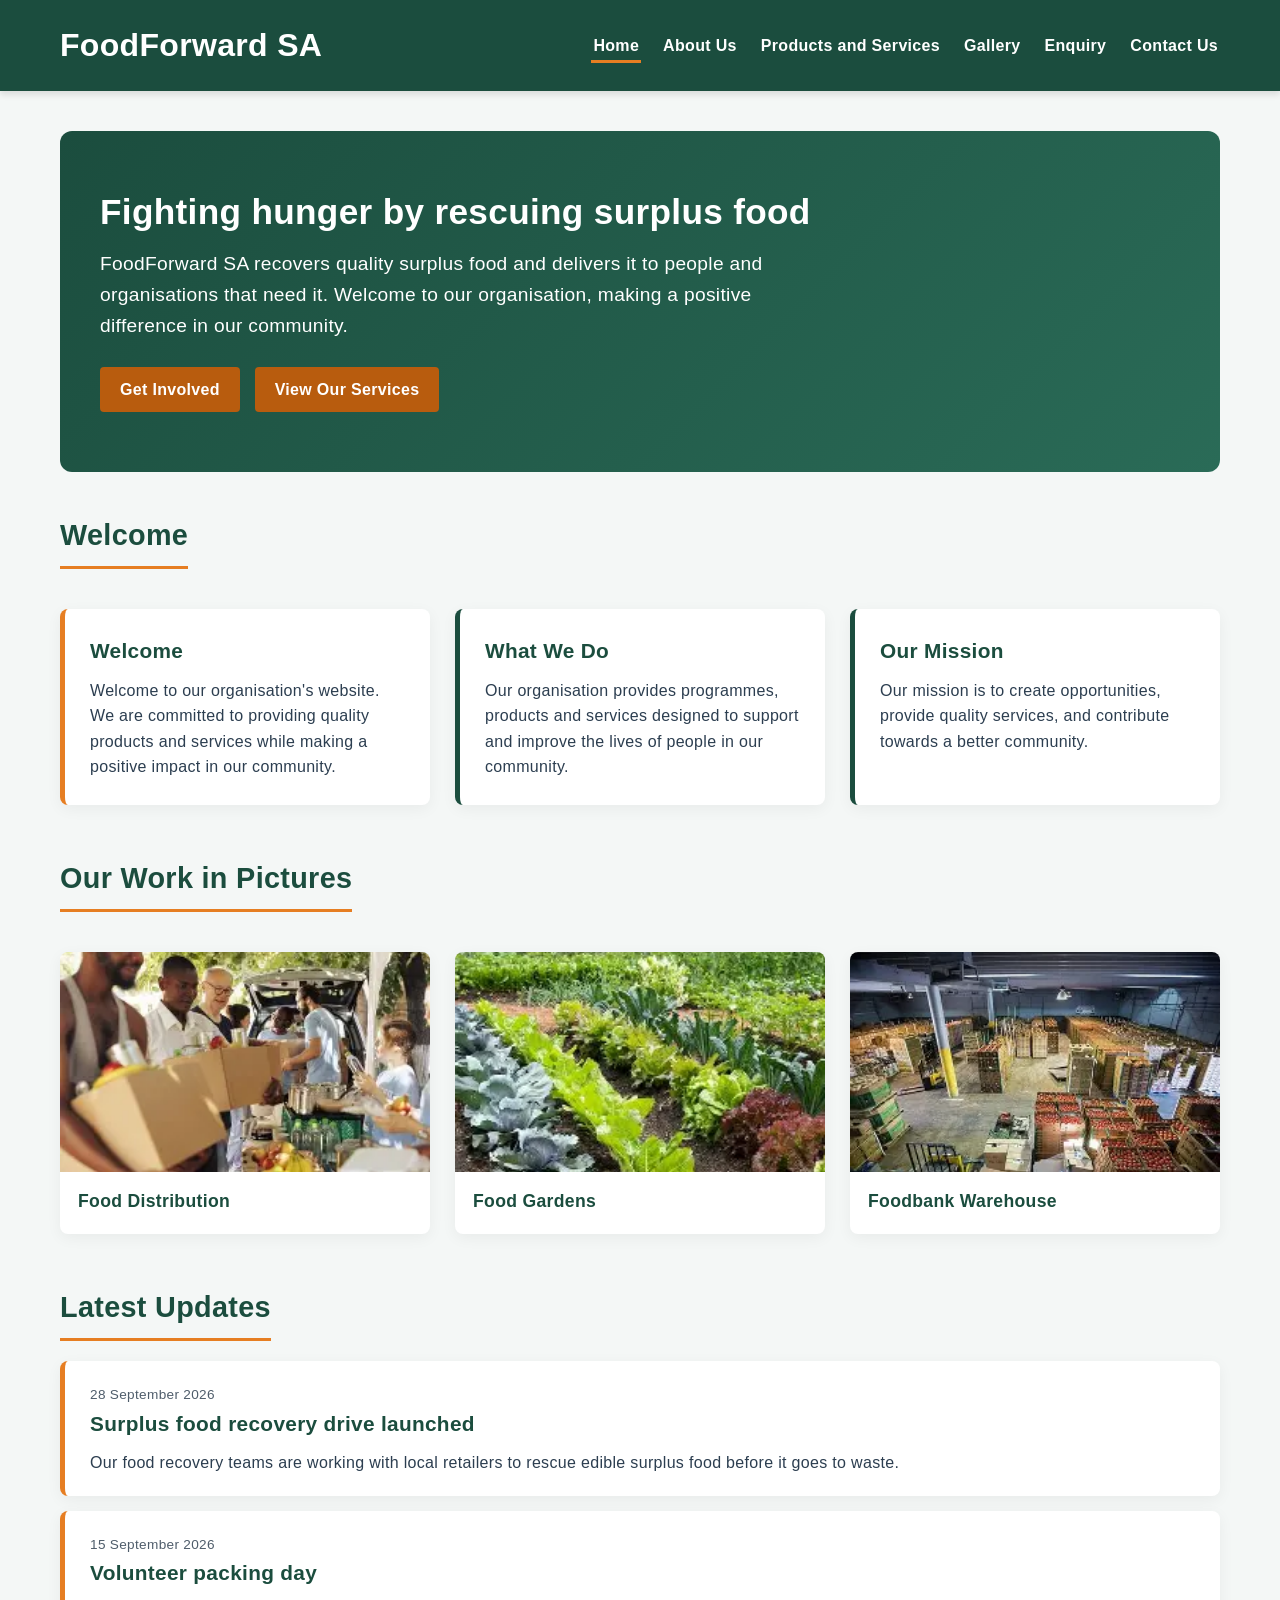
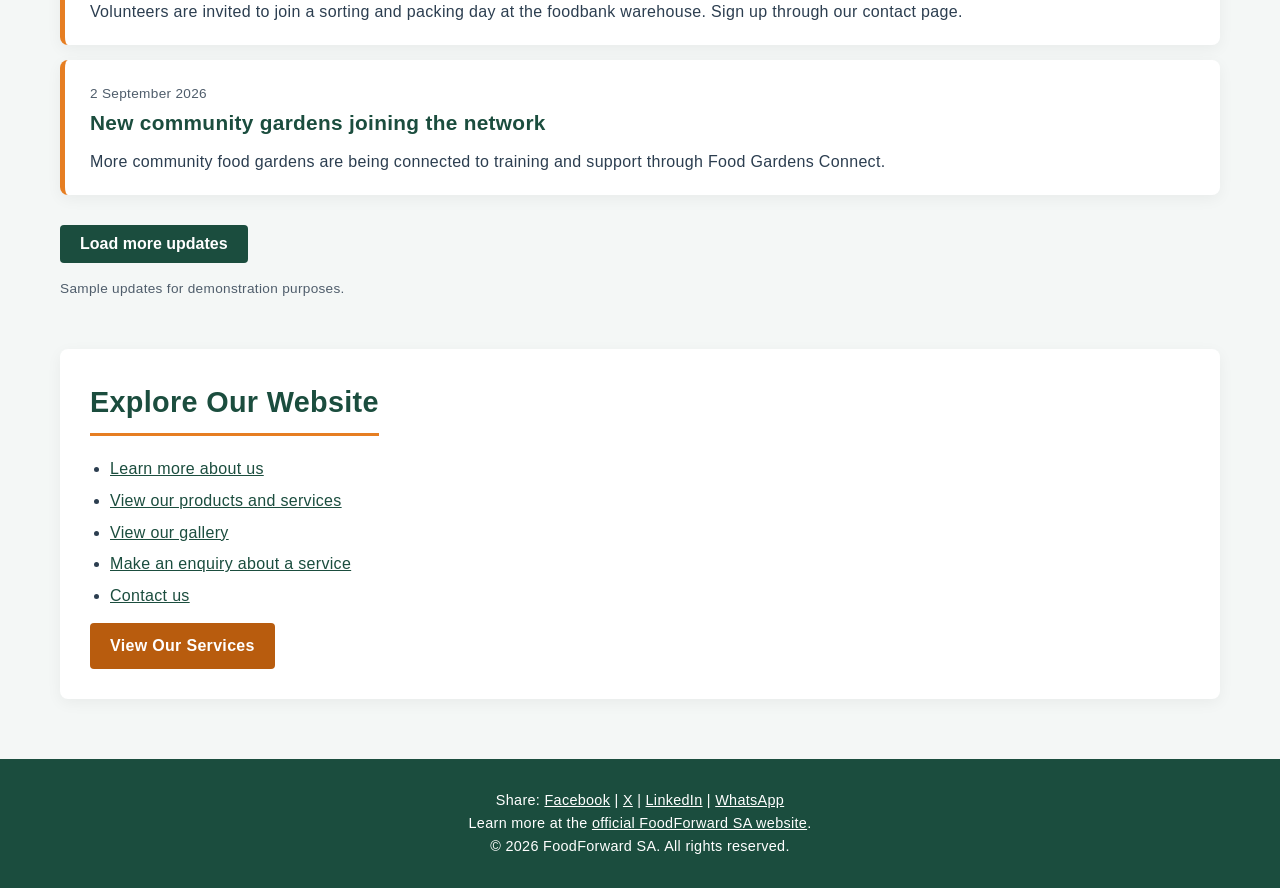
<file: WEBD PART 3/ST10542130/index.html>
<!DOCTYPE html>
<html lang="en-ZA">
<head>
    <meta charset="UTF-8">
    <meta name="viewport" content="width=device-width, initial-scale=1.0">
    <meta http-equiv="Content-Security-Policy" content="default-src 'self'; script-src 'self' https://unpkg.com; style-src 'self' 'unsafe-inline' https://unpkg.com; img-src 'self' data: https://tile.openstreetmap.org https://unpkg.com; connect-src 'self' https://formspree.io; form-action 'self' https://formspree.io; base-uri 'self'; object-src 'none'">
    <meta name="referrer" content="strict-origin-when-cross-origin">
    <title>FoodForward SA | Surplus Food Recovery and Foodbank in South Africa</title>
    <meta name="description" content="FoodForward SA recovers quality surplus food and helps reduce hunger in South Africa. Donate food or funds, volunteer or become a corporate partner.">
    <meta name="keywords" content="foodbank South Africa, surplus food recovery, reduce hunger, food donation, volunteer, FoodForward SA">
    <meta name="author" content="FoodForward SA">
    <meta name="theme-color" content="#1b4d3e">
    <link rel="canonical" href="https://yourusername.github.io/foodforward-sa/index.html">
    <link rel="icon" href="favicon.svg" type="image/svg+xml">
    <meta property="og:type" content="website">
    <meta property="og:site_name" content="FoodForward SA">
    <meta property="og:title" content="FoodForward SA | Surplus Food Recovery and Foodbank in South Africa">
    <meta property="og:description" content="FoodForward SA recovers quality surplus food and helps reduce hunger in South Africa. Donate food or funds, volunteer or become a corporate partner.">
    <meta property="og:url" content="https://yourusername.github.io/foodforward-sa/index.html">
    <meta property="og:image" content="https://yourusername.github.io/foodforward-sa/gallery/food-distribution.webp">
    <meta name="twitter:card" content="summary_large_image">
    <meta name="twitter:title" content="FoodForward SA | Surplus Food Recovery and Foodbank in South Africa">
    <meta name="twitter:description" content="FoodForward SA recovers quality surplus food and helps reduce hunger in South Africa. Donate food or funds, volunteer or become a corporate partner.">
    <link rel="stylesheet" href="style.css">
    
    <script type="application/ld+json">{"@context": "https://schema.org", "@type": "NonprofitOrganization", "name": "FoodForward SA", "url": "https://yourusername.github.io/foodforward-sa/", "description": "Foodbank organisation recovering surplus food and helping reduce hunger in South Africa.", "areaServed": {"@type": "Country", "name": "South Africa"}, "logo": "https://yourusername.github.io/foodforward-sa/favicon.svg"}</script>
</head>
<body>
    <a class="skip-link" href="#main">Skip to main content</a>
    <header>
        <div class="header-container">
            <p class="site-title"><a href="index.html">FoodForward SA</a></p>
            <button class="nav-toggle" type="button" aria-expanded="false" aria-controls="nav-list">Menu</button>
            <nav aria-label="Main navigation">
                <ul id="nav-list"><li><a href="index.html">Home</a></li><li><a href="about.html">About Us</a></li><li><a href="services.html">Products and Services</a></li><li><a href="gallery.html">Gallery</a></li><li><a href="enquiry.html">Enquiry</a></li><li><a href="contact.html">Contact Us</a></li></ul>
            </nav>
        </div>
    </header>

    <main id="main">

        <section class="hero" aria-labelledby="home-title">
            <h1 id="home-title" class="hero-title">Fighting hunger by rescuing surplus food</h1>
            <p>FoodForward SA recovers quality surplus food and delivers it to people and organisations that need it. Welcome to our organisation, making a positive difference in our community.</p>
            <a href="contact.html" class="btn">Get Involved</a>
            <a href="services.html" class="btn btn-outline">View Our Services</a>
        </section>

        <section aria-labelledby="about-heading" class="reveal">
            <h2 id="about-heading">Welcome</h2>
            <div class="card-grid">
                <div class="card highlight-card">
                    <h3>Welcome</h3>
                    <p>Welcome to our organisation's website. We are committed to providing quality products and services while making a positive impact in our community.</p>
                </div>
                <div class="card">
                    <h3>What We Do</h3>
                    <p>Our organisation provides programmes, products and services designed to support and improve the lives of people in our community.</p>
                </div>
                <div class="card">
                    <h3>Our Mission</h3>
                    <p>Our mission is to create opportunities, provide quality services, and contribute towards a better community.</p>
                </div>
            </div>
        </section>

        <section class="section reveal" aria-labelledby="work-heading">
            <h2 id="work-heading">Our Work in Pictures</h2>
            <div class="card-grid">
                <a href="gallery.html" class="gallery-item" style="text-decoration:none;color:inherit;">
                    <img src="gallery/food-distribution.webp" alt="Volunteers handing boxes of fresh food to people at a community food distribution" width="261" height="180" loading="lazy">
                    <figcaption style="padding:15px 18px;"><h3>Food Distribution</h3></figcaption>
                </a>
                <a href="gallery.html" class="gallery-item" style="text-decoration:none;color:inherit;">
                    <img src="gallery/food-gardens.webp" alt="Rows of healthy vegetables growing in a community food garden" width="235" height="180" loading="lazy">
                    <figcaption style="padding:15px 18px;"><h3>Food Gardens</h3></figcaption>
                </a>
                <a href="gallery.html" class="gallery-item" style="text-decoration:none;color:inherit;">
                    <img src="gallery/foodbank-warehouse.webp" alt="Foodbank warehouse stacked with crates of fresh tomatoes and produce" width="277" height="185" loading="lazy">
                    <figcaption style="padding:15px 18px;"><h3>Foodbank Warehouse</h3></figcaption>
                </a>
            </div>
        </section>

        <section class="section" aria-labelledby="updates-heading">
            <h2 id="updates-heading">Latest Updates</h2>
            <div id="updates-list" aria-live="polite"></div>
            <noscript><p>Enable JavaScript to see our latest updates, or <a href="contact.html">contact us</a> for news.</p></noscript>
            <button id="load-more" class="btn btn-secondary" type="button">Load more updates</button>
            <p class="legal-note">Sample updates for demonstration purposes.</p>
        </section>

        <section class="section panel reveal" aria-labelledby="explore-heading">
            <h2 id="explore-heading">Explore Our Website</h2>
            <ul class="bullet-list">
                <li><a href="about.html">Learn more about us</a></li>
                <li><a href="services.html">View our products and services</a></li>
                <li><a href="gallery.html">View our gallery</a></li>
                <li><a href="enquiry.html">Make an enquiry about a service</a></li>
                <li><a href="contact.html">Contact us</a></li>
            </ul>
            <a href="services.html" class="btn">View Our Services</a>
        </section>
    </main>

    <footer>
        <p>Share: 
            <a href="https://www.facebook.com/sharer/sharer.php?u=https%3A%2F%2Fyourusername.github.io%2Ffoodforward-sa%2Findex.html" target="_blank" rel="noopener noreferrer">Facebook</a> |
            <a href="https://twitter.com/intent/tweet?url=https%3A%2F%2Fyourusername.github.io%2Ffoodforward-sa%2Findex.html&amp;text=Help%20fight%20hunger%20with%20FoodForward%20SA" target="_blank" rel="noopener noreferrer">X</a> |
            <a href="https://www.linkedin.com/sharing/share-offsite/?url=https%3A%2F%2Fyourusername.github.io%2Ffoodforward-sa%2Findex.html" target="_blank" rel="noopener noreferrer">LinkedIn</a> |
            <a href="https://wa.me/?text=https%3A%2F%2Fyourusername.github.io%2Ffoodforward-sa%2Findex.html" target="_blank" rel="noopener noreferrer">WhatsApp</a>
        </p>
        <p>Learn more at the <a href="https://foodforwardsa.org" target="_blank" rel="noopener noreferrer">official FoodForward SA website</a>.</p>
        <p>&copy; 2026 FoodForward SA. All rights reserved.</p>
    </footer>

    <script src="js/main.js" defer></script>
    <script src="js/data.js" defer></script>
    <script src="js/updates.js" defer></script>
</body>
</html>
</file>
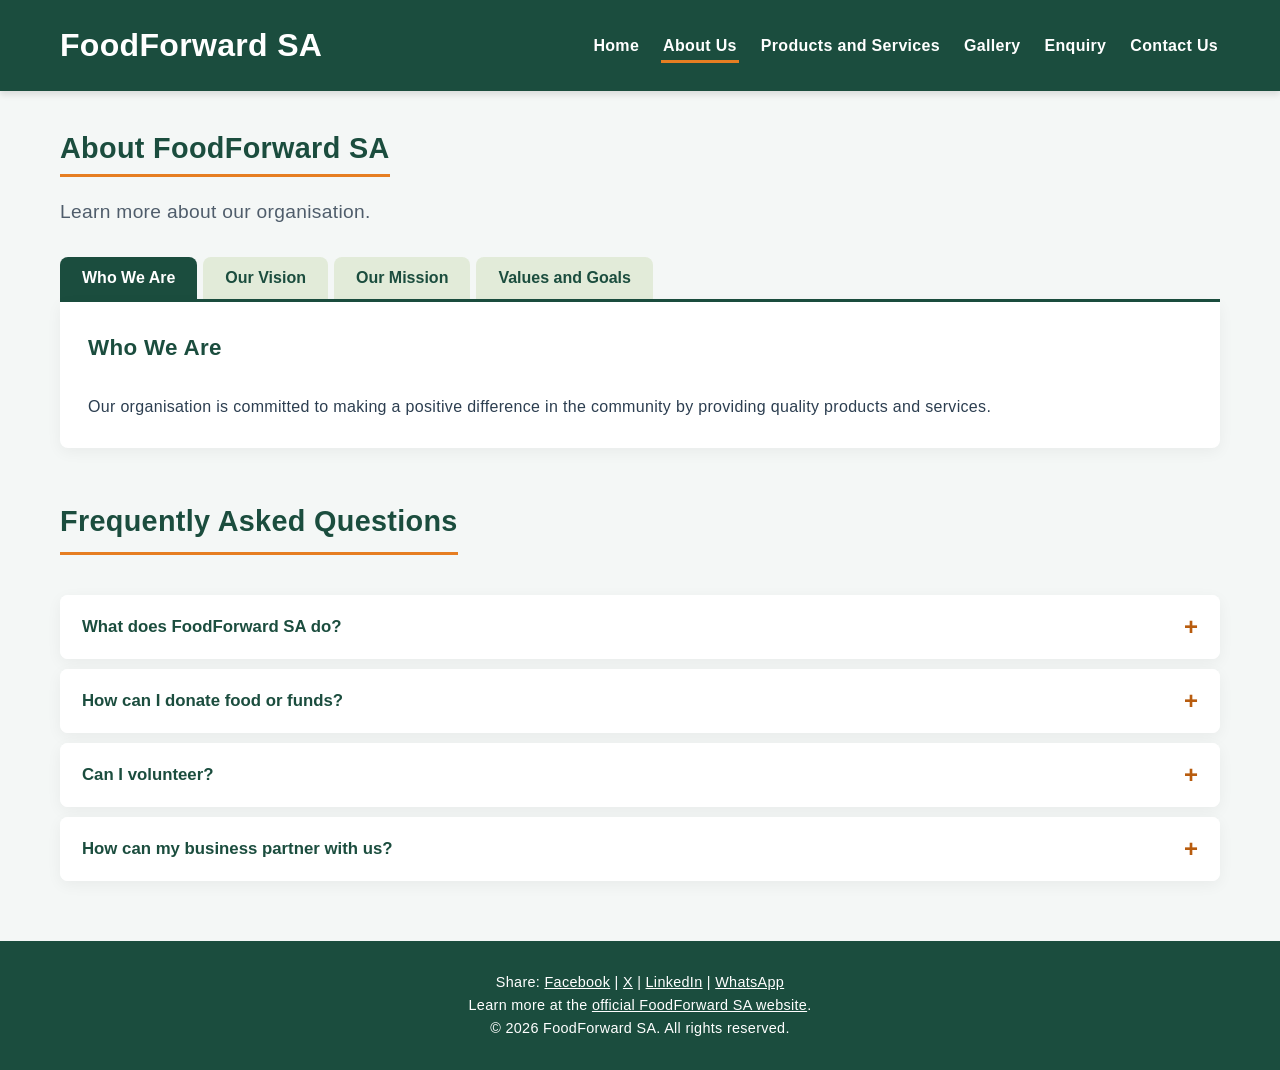
<file: WEBD PART 3/ST10542130/about.html>
<!DOCTYPE html>
<html lang="en-ZA">
<head>
    <meta charset="UTF-8">
    <meta name="viewport" content="width=device-width, initial-scale=1.0">
    <meta http-equiv="Content-Security-Policy" content="default-src 'self'; script-src 'self' https://unpkg.com; style-src 'self' 'unsafe-inline' https://unpkg.com; img-src 'self' data: https://tile.openstreetmap.org https://unpkg.com; connect-src 'self' https://formspree.io; form-action 'self' https://formspree.io; base-uri 'self'; object-src 'none'">
    <meta name="referrer" content="strict-origin-when-cross-origin">
    <title>About Us | FoodForward SA Vision, Mission and Values</title>
    <meta name="description" content="Learn about FoodForward SA: our vision, mission, values and goals, and answers to common questions about food donation, volunteering and partnerships.">
    <meta name="keywords" content="about FoodForward SA, vision mission values, foodbank, community development, South Africa">
    <meta name="author" content="FoodForward SA">
    <meta name="theme-color" content="#1b4d3e">
    <link rel="canonical" href="https://yourusername.github.io/foodforward-sa/about.html">
    <link rel="icon" href="favicon.svg" type="image/svg+xml">
    <meta property="og:type" content="website">
    <meta property="og:site_name" content="FoodForward SA">
    <meta property="og:title" content="About Us | FoodForward SA Vision, Mission and Values">
    <meta property="og:description" content="Learn about FoodForward SA: our vision, mission, values and goals, and answers to common questions about food donation, volunteering and partnerships.">
    <meta property="og:url" content="https://yourusername.github.io/foodforward-sa/about.html">
    <meta property="og:image" content="https://yourusername.github.io/foodforward-sa/gallery/food-distribution.webp">
    <meta name="twitter:card" content="summary_large_image">
    <meta name="twitter:title" content="About Us | FoodForward SA Vision, Mission and Values">
    <meta name="twitter:description" content="Learn about FoodForward SA: our vision, mission, values and goals, and answers to common questions about food donation, volunteering and partnerships.">
    <link rel="stylesheet" href="style.css">
    
    <script type="application/ld+json">{"@context": "https://schema.org", "@type": "NonprofitOrganization", "name": "FoodForward SA", "url": "https://yourusername.github.io/foodforward-sa/", "description": "Foodbank organisation recovering surplus food and helping reduce hunger in South Africa.", "areaServed": {"@type": "Country", "name": "South Africa"}, "logo": "https://yourusername.github.io/foodforward-sa/favicon.svg"}</script>
</head>
<body>
    <a class="skip-link" href="#main">Skip to main content</a>
    <header>
        <div class="header-container">
            <p class="site-title"><a href="index.html">FoodForward SA</a></p>
            <button class="nav-toggle" type="button" aria-expanded="false" aria-controls="nav-list">Menu</button>
            <nav aria-label="Main navigation">
                <ul id="nav-list"><li><a href="index.html">Home</a></li><li><a href="about.html">About Us</a></li><li><a href="services.html">Products and Services</a></li><li><a href="gallery.html">Gallery</a></li><li><a href="enquiry.html">Enquiry</a></li><li><a href="contact.html">Contact Us</a></li></ul>
            </nav>
        </div>
    </header>

    <main id="main">

        <h1 class="page-title">About FoodForward SA</h1>
        <p class="lead">Learn more about our organisation.</p>

        <div data-tabs class="reveal">
            <div class="tab-list" role="tablist" aria-label="About FoodForward SA">
                <button class="tab-btn" role="tab" id="tab-who" aria-controls="panel-who" aria-selected="true">Who We Are</button>
                <button class="tab-btn" role="tab" id="tab-vision" aria-controls="panel-vision" aria-selected="false" tabindex="-1">Our Vision</button>
                <button class="tab-btn" role="tab" id="tab-mission" aria-controls="panel-mission" aria-selected="false" tabindex="-1">Our Mission</button>
                <button class="tab-btn" role="tab" id="tab-values" aria-controls="panel-values" aria-selected="false" tabindex="-1">Values and Goals</button>
            </div>
            <div class="tab-panel active" role="tabpanel" id="panel-who" aria-labelledby="tab-who">
                <h2 style="font-size:1.4rem;border:none;display:block;">Who We Are</h2>
                <p>Our organisation is committed to making a positive difference in the community by providing quality products and services.</p>
            </div>
            <div class="tab-panel" role="tabpanel" id="panel-vision" aria-labelledby="tab-vision" hidden>
                <h2 style="font-size:1.4rem;border:none;display:block;">Our Vision</h2>
                <p>Our vision is to build a better and stronger community where everyone has opportunities to grow and succeed.</p>
            </div>
            <div class="tab-panel" role="tabpanel" id="panel-mission" aria-labelledby="tab-mission" hidden>
                <h2 style="font-size:1.4rem;border:none;display:block;">Our Mission</h2>
                <p>Our mission is to provide reliable services, create opportunities, and support people through innovative and sustainable solutions.</p>
            </div>
            <div class="tab-panel" role="tabpanel" id="panel-values" aria-labelledby="tab-values" hidden>
                <div class="card-grid" style="grid-template-columns:repeat(2,1fr);margin-top:0;">
                    <div>
                        <h2 style="font-size:1.4rem;border:none;display:block;">Our Values</h2>
                        <ul class="bullet-list" style="list-style-type:square;">
                            <li>Integrity</li><li>Respect</li><li>Innovation</li><li>Teamwork</li><li>Community Development</li>
                        </ul>
                    </div>
                    <div>
                        <h2 style="font-size:1.4rem;border:none;display:block;">Our Goals</h2>
                        <ol class="bullet-list">
                            <li>Provide quality products and services.</li>
                            <li>Support the local community.</li>
                            <li>Create opportunities for growth.</li>
                            <li>Promote sustainable development.</li>
                        </ol>
                    </div>
                </div>
            </div>
        </div>

        <section class="section reveal" aria-labelledby="faq-heading">
            <h2 id="faq-heading">Frequently Asked Questions</h2>
            <div class="accordion" data-accordion>
                <div class="accordion-item">
                    <h3 style="margin:0;"><button class="accordion-trigger" id="faq1-btn" aria-expanded="false" aria-controls="faq1">What does FoodForward SA do?</button></h3>
                    <div class="accordion-panel" id="faq1" role="region" aria-labelledby="faq1-btn"><div class="inner"><p>We recover quality surplus food from the consumer goods supply chain and distribute it through our network to people and organisations who need food support.</p></div></div>
                </div>
                <div class="accordion-item">
                    <h3 style="margin:0;"><button class="accordion-trigger" id="faq2-btn" aria-expanded="false" aria-controls="faq2">How can I donate food or funds?</button></h3>
                    <div class="accordion-panel" id="faq2" role="region" aria-labelledby="faq2-btn"><div class="inner"><p>Use our <a href="enquiry.html">enquiry form</a> to find out about costs and availability, or send us a message on the <a href="contact.html">contact page</a>.</p></div></div>
                </div>
                <div class="accordion-item">
                    <h3 style="margin:0;"><button class="accordion-trigger" id="faq3-btn" aria-expanded="false" aria-controls="faq3">Can I volunteer?</button></h3>
                    <div class="accordion-panel" id="faq3" role="region" aria-labelledby="faq3-btn"><div class="inner"><p>Yes. Individuals, school groups and company teams can take part in events and activities that support our work. See our <a href="services.html">Volunteer and Events</a> programme.</p></div></div>
                </div>
                <div class="accordion-item">
                    <h3 style="margin:0;"><button class="accordion-trigger" id="faq4-btn" aria-expanded="false" aria-controls="faq4">How can my business partner with us?</button></h3>
                    <div class="accordion-panel" id="faq4" role="region" aria-labelledby="faq4-btn"><div class="inner"><p>Businesses can donate surplus stock, sponsor food parcels or programmes, and involve staff in volunteering. Read about <a href="services.html">Corporate Partnerships</a> or <a href="contact.html">contact us</a>.</p></div></div>
                </div>
            </div>
        </section>
    </main>

    <footer>
        <p>Share: 
            <a href="https://www.facebook.com/sharer/sharer.php?u=https%3A%2F%2Fyourusername.github.io%2Ffoodforward-sa%2Fabout.html" target="_blank" rel="noopener noreferrer">Facebook</a> |
            <a href="https://twitter.com/intent/tweet?url=https%3A%2F%2Fyourusername.github.io%2Ffoodforward-sa%2Fabout.html&amp;text=Help%20fight%20hunger%20with%20FoodForward%20SA" target="_blank" rel="noopener noreferrer">X</a> |
            <a href="https://www.linkedin.com/sharing/share-offsite/?url=https%3A%2F%2Fyourusername.github.io%2Ffoodforward-sa%2Fabout.html" target="_blank" rel="noopener noreferrer">LinkedIn</a> |
            <a href="https://wa.me/?text=https%3A%2F%2Fyourusername.github.io%2Ffoodforward-sa%2Fabout.html" target="_blank" rel="noopener noreferrer">WhatsApp</a>
        </p>
        <p>Learn more at the <a href="https://foodforwardsa.org" target="_blank" rel="noopener noreferrer">official FoodForward SA website</a>.</p>
        <p>&copy; 2026 FoodForward SA. All rights reserved.</p>
    </footer>

    <script src="js/main.js" defer></script>
    
</body>
</html>
</file>
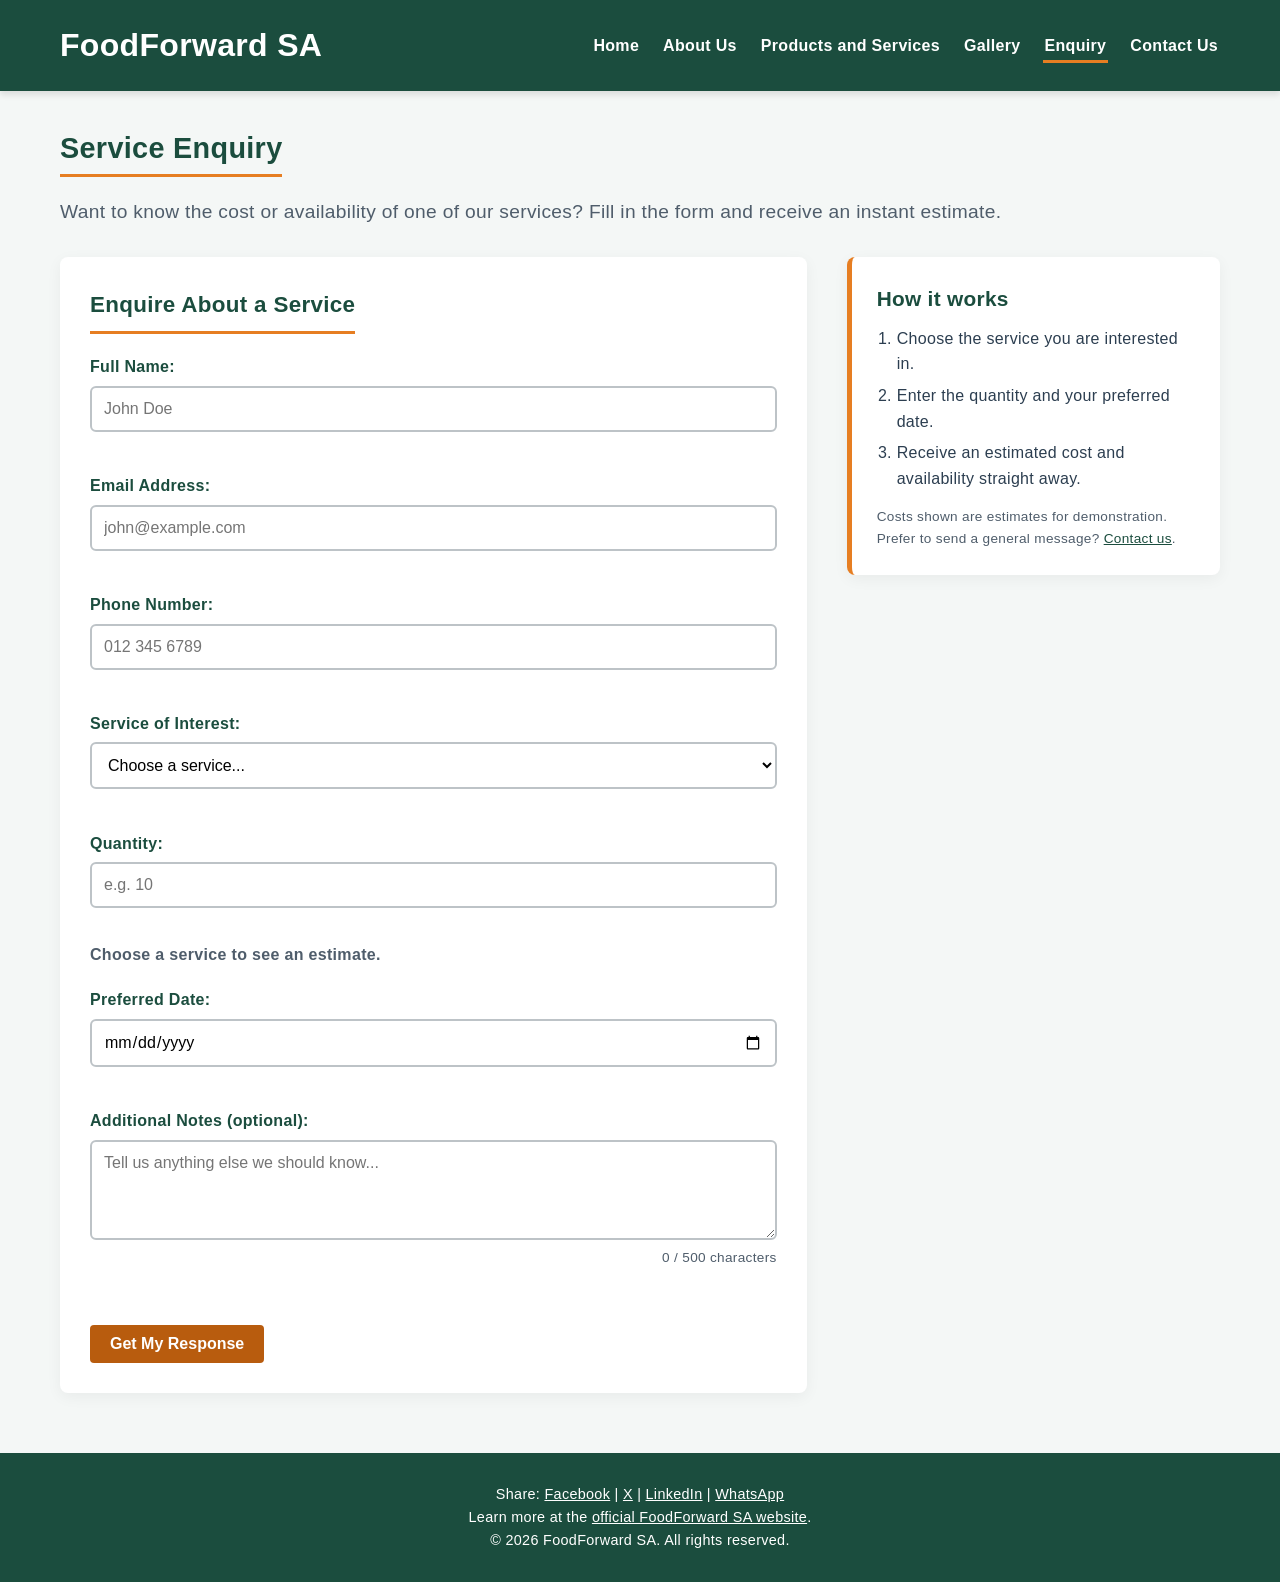
<file: WEBD PART 3/ST10542130/enquiry.html>
<!DOCTYPE html>
<html lang="en-ZA">
<head>
    <meta charset="UTF-8">
    <meta name="viewport" content="width=device-width, initial-scale=1.0">
    <meta http-equiv="Content-Security-Policy" content="default-src 'self'; script-src 'self' https://unpkg.com; style-src 'self' 'unsafe-inline' https://unpkg.com; img-src 'self' data: https://tile.openstreetmap.org https://unpkg.com; connect-src 'self' https://formspree.io; form-action 'self' https://formspree.io; base-uri 'self'; object-src 'none'">
    <meta name="referrer" content="strict-origin-when-cross-origin">
    <title>Service Enquiry | Costs and Availability | FoodForward SA</title>
    <meta name="description" content="Enquire about FoodForward SA services. Get an instant estimate of cost and availability for sponsoring food parcels, volunteering or corporate partnerships.">
    <meta name="keywords" content="enquiry, sponsor food parcels, donate meals, corporate partnership cost, volunteer group, FoodForward SA">
    <meta name="author" content="FoodForward SA">
    <meta name="theme-color" content="#1b4d3e">
    <link rel="canonical" href="https://yourusername.github.io/foodforward-sa/enquiry.html">
    <link rel="icon" href="favicon.svg" type="image/svg+xml">
    <meta property="og:type" content="website">
    <meta property="og:site_name" content="FoodForward SA">
    <meta property="og:title" content="Service Enquiry | Costs and Availability | FoodForward SA">
    <meta property="og:description" content="Enquire about FoodForward SA services. Get an instant estimate of cost and availability for sponsoring food parcels, volunteering or corporate partnerships.">
    <meta property="og:url" content="https://yourusername.github.io/foodforward-sa/enquiry.html">
    <meta property="og:image" content="https://yourusername.github.io/foodforward-sa/gallery/food-distribution.webp">
    <meta name="twitter:card" content="summary_large_image">
    <meta name="twitter:title" content="Service Enquiry | Costs and Availability | FoodForward SA">
    <meta name="twitter:description" content="Enquire about FoodForward SA services. Get an instant estimate of cost and availability for sponsoring food parcels, volunteering or corporate partnerships.">
    <link rel="stylesheet" href="style.css">
    
    <script type="application/ld+json">{"@context": "https://schema.org", "@type": "NonprofitOrganization", "name": "FoodForward SA", "url": "https://yourusername.github.io/foodforward-sa/", "description": "Foodbank organisation recovering surplus food and helping reduce hunger in South Africa.", "areaServed": {"@type": "Country", "name": "South Africa"}, "logo": "https://yourusername.github.io/foodforward-sa/favicon.svg"}</script>
</head>
<body>
    <a class="skip-link" href="#main">Skip to main content</a>
    <header>
        <div class="header-container">
            <p class="site-title"><a href="index.html">FoodForward SA</a></p>
            <button class="nav-toggle" type="button" aria-expanded="false" aria-controls="nav-list">Menu</button>
            <nav aria-label="Main navigation">
                <ul id="nav-list"><li><a href="index.html">Home</a></li><li><a href="about.html">About Us</a></li><li><a href="services.html">Products and Services</a></li><li><a href="gallery.html">Gallery</a></li><li><a href="enquiry.html">Enquiry</a></li><li><a href="contact.html">Contact Us</a></li></ul>
            </nav>
        </div>
    </header>

    <main id="main">

        <h1 class="page-title">Service Enquiry</h1>
        <p class="lead">Want to know the cost or availability of one of our services? Fill in the form and receive an instant estimate.</p>

        <div class="form-layout">
            <div class="panel">
                <h2 style="font-size:1.4rem;">Enquire About a Service</h2>
                <form data-form="enquiry" action="https://formspree.io/f/YOUR_FORM_ID" method="post" novalidate>
                    <div class="form-group">
                        <label for="name">Full Name:</label>
                        <input type="text" id="name" name="name" data-rule="name" required minlength="2" maxlength="60" autocomplete="name" placeholder="John Doe" aria-describedby="name-error">
                        <p class="field-error" id="name-error" role="alert"></p>
                    </div>
                    <div class="form-group">
                        <label for="email">Email Address:</label>
                        <input type="email" id="email" name="email" data-rule="email" required maxlength="254" autocomplete="email" placeholder="john@example.com" aria-describedby="email-error">
                        <p class="field-error" id="email-error" role="alert"></p>
                    </div>
                    <div class="form-group">
                        <label for="phone">Phone Number:</label>
                        <input type="tel" id="phone" name="phone" data-rule="phoneRequired" required autocomplete="tel" placeholder="012 345 6789" aria-describedby="phone-error">
                        <p class="field-error" id="phone-error" role="alert"></p>
                    </div>
                    <div class="form-group">
                        <label for="service">Service of Interest:</label>
                        <select id="service" name="service" data-rule="select" required aria-describedby="service-error">
                            <option value="">Choose a service...</option>
                        </select>
                        <p class="field-error" id="service-error" role="alert"></p>
                    </div>
                    <div class="form-group">
                        <label for="quantity" id="quantity-label">Quantity:</label>
                        <input type="number" id="quantity" name="quantity" data-rule="quantity" required min="1" max="10000" step="1" inputmode="numeric" placeholder="e.g. 10" aria-describedby="quantity-error live-estimate">
                        <p class="field-error" id="quantity-error" role="alert"></p>
                        <p id="live-estimate" class="result-count" aria-live="polite"></p>
                    </div>
                    <div class="form-group">
                        <label for="date">Preferred Date:</label>
                        <input type="date" id="date" name="date" data-rule="date" required aria-describedby="date-error">
                        <p class="field-error" id="date-error" role="alert"></p>
                    </div>
                    <div class="form-group">
                        <label for="notes">Additional Notes (optional):</label>
                        <textarea id="notes" name="notes" data-rule="notes" rows="4" maxlength="500" data-counter="notes-count" placeholder="Tell us anything else we should know..." aria-describedby="notes-error notes-count"></textarea>
                        <p class="char-count" id="notes-count"></p>
                        <p class="field-error" id="notes-error" role="alert"></p>
                    </div>
                    <div class="honeypot" aria-hidden="true"><label>Leave blank <input type="text" name="website" tabindex="-1" autocomplete="off"></label></div>
                    <button type="submit" class="btn">Get My Response</button>
                    <div id="form-status" class="form-status" role="status" aria-live="polite"></div>
                </form>
            </div>

            <aside class="card highlight-card">
                <h3>How it works</h3>
                <ol class="bullet-list">
                    <li>Choose the service you are interested in.</li>
                    <li>Enter the quantity and your preferred date.</li>
                    <li>Receive an estimated cost and availability straight away.</li>
                </ol>
                <p class="legal-note">Costs shown are estimates for demonstration. Prefer to send a general message? <a href="contact.html">Contact us</a>.</p>
            </aside>
        </div>
    </main>

    <footer>
        <p>Share: 
            <a href="https://www.facebook.com/sharer/sharer.php?u=https%3A%2F%2Fyourusername.github.io%2Ffoodforward-sa%2Fenquiry.html" target="_blank" rel="noopener noreferrer">Facebook</a> |
            <a href="https://twitter.com/intent/tweet?url=https%3A%2F%2Fyourusername.github.io%2Ffoodforward-sa%2Fenquiry.html&amp;text=Help%20fight%20hunger%20with%20FoodForward%20SA" target="_blank" rel="noopener noreferrer">X</a> |
            <a href="https://www.linkedin.com/sharing/share-offsite/?url=https%3A%2F%2Fyourusername.github.io%2Ffoodforward-sa%2Fenquiry.html" target="_blank" rel="noopener noreferrer">LinkedIn</a> |
            <a href="https://wa.me/?text=https%3A%2F%2Fyourusername.github.io%2Ffoodforward-sa%2Fenquiry.html" target="_blank" rel="noopener noreferrer">WhatsApp</a>
        </p>
        <p>Learn more at the <a href="https://foodforwardsa.org" target="_blank" rel="noopener noreferrer">official FoodForward SA website</a>.</p>
        <p>&copy; 2026 FoodForward SA. All rights reserved.</p>
    </footer>

    <script src="js/main.js" defer></script>
    <script src="js/data.js" defer></script>
    <script src="js/forms.js" defer></script>
</body>
</html>
</file>
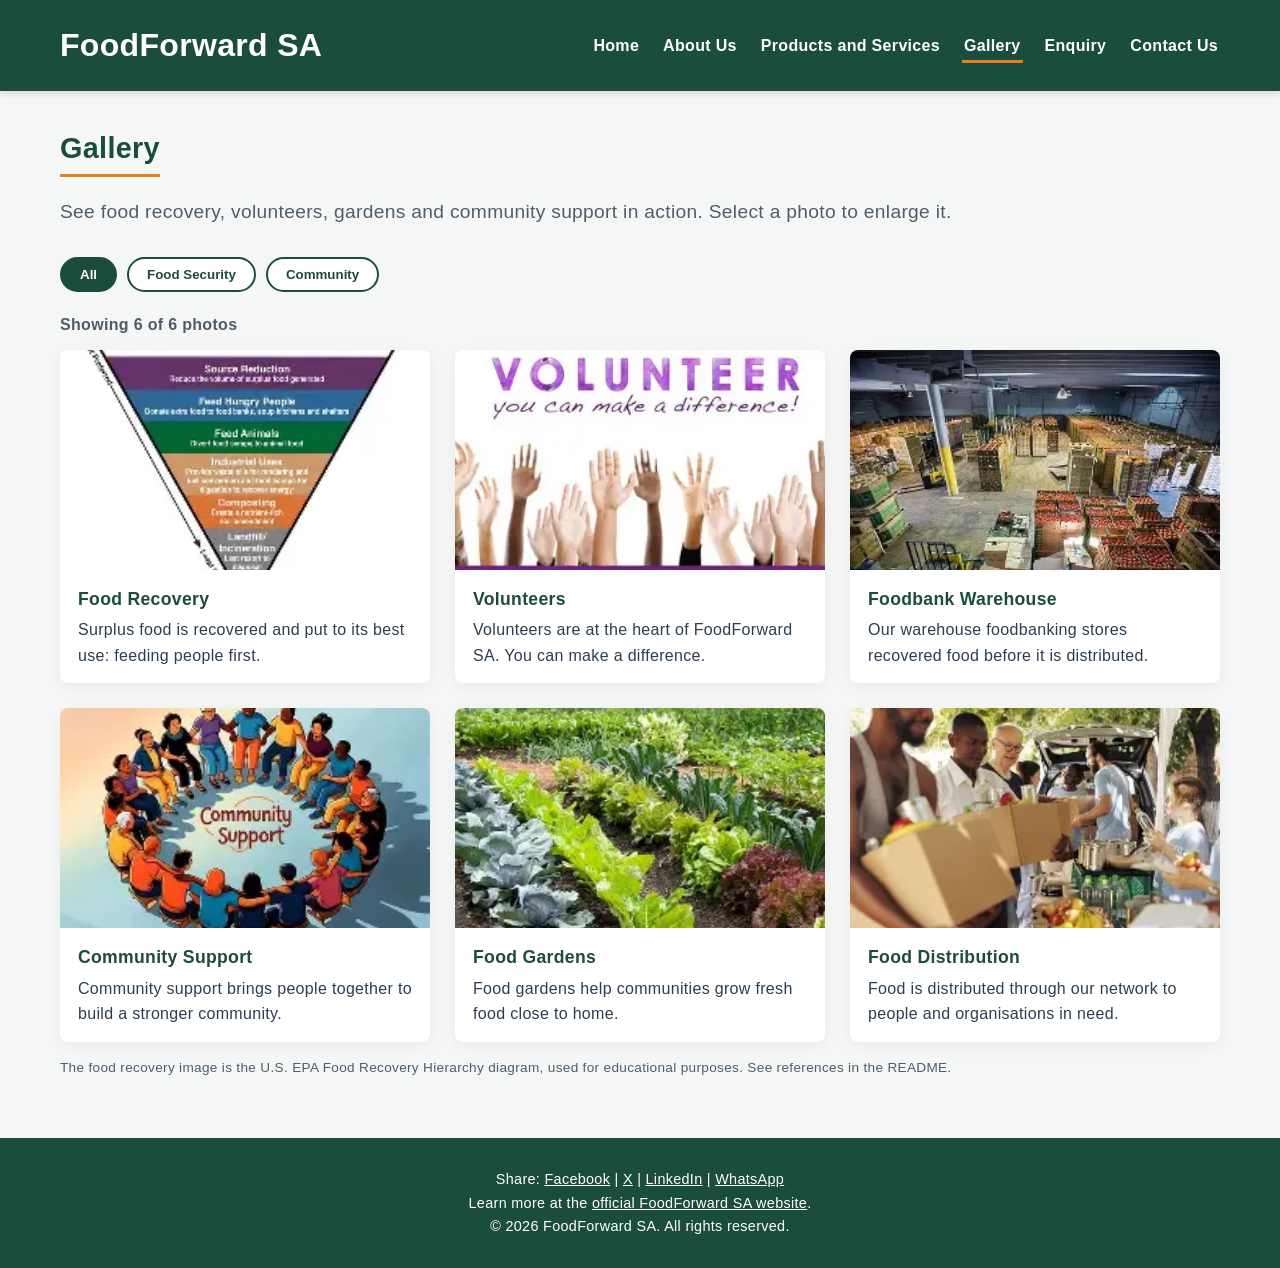
<file: WEBD PART 3/ST10542130/gallery.html>
<!DOCTYPE html>
<html lang="en-ZA">
<head>
    <meta charset="UTF-8">
    <meta name="viewport" content="width=device-width, initial-scale=1.0">
    <meta http-equiv="Content-Security-Policy" content="default-src 'self'; script-src 'self' https://unpkg.com; style-src 'self' 'unsafe-inline' https://unpkg.com; img-src 'self' data: https://tile.openstreetmap.org https://unpkg.com; connect-src 'self' https://formspree.io; form-action 'self' https://formspree.io; base-uri 'self'; object-src 'none'">
    <meta name="referrer" content="strict-origin-when-cross-origin">
    <title>Gallery | Food Recovery, Volunteers and Food Gardens</title>
    <meta name="description" content="Browse the FoodForward SA gallery: food recovery, volunteers, the foodbank warehouse, food gardens, food distribution and community support.">
    <meta name="keywords" content="foodbank gallery, food recovery, volunteers, food gardens, food distribution, community support">
    <meta name="author" content="FoodForward SA">
    <meta name="theme-color" content="#1b4d3e">
    <link rel="canonical" href="https://yourusername.github.io/foodforward-sa/gallery.html">
    <link rel="icon" href="favicon.svg" type="image/svg+xml">
    <meta property="og:type" content="website">
    <meta property="og:site_name" content="FoodForward SA">
    <meta property="og:title" content="Gallery | Food Recovery, Volunteers and Food Gardens">
    <meta property="og:description" content="Browse the FoodForward SA gallery: food recovery, volunteers, the foodbank warehouse, food gardens, food distribution and community support.">
    <meta property="og:url" content="https://yourusername.github.io/foodforward-sa/gallery.html">
    <meta property="og:image" content="https://yourusername.github.io/foodforward-sa/gallery/food-distribution.webp">
    <meta name="twitter:card" content="summary_large_image">
    <meta name="twitter:title" content="Gallery | Food Recovery, Volunteers and Food Gardens">
    <meta name="twitter:description" content="Browse the FoodForward SA gallery: food recovery, volunteers, the foodbank warehouse, food gardens, food distribution and community support.">
    <link rel="stylesheet" href="style.css">
    
    <script type="application/ld+json">{"@context": "https://schema.org", "@type": "NonprofitOrganization", "name": "FoodForward SA", "url": "https://yourusername.github.io/foodforward-sa/", "description": "Foodbank organisation recovering surplus food and helping reduce hunger in South Africa.", "areaServed": {"@type": "Country", "name": "South Africa"}, "logo": "https://yourusername.github.io/foodforward-sa/favicon.svg"}</script>
</head>
<body>
    <a class="skip-link" href="#main">Skip to main content</a>
    <header>
        <div class="header-container">
            <p class="site-title"><a href="index.html">FoodForward SA</a></p>
            <button class="nav-toggle" type="button" aria-expanded="false" aria-controls="nav-list">Menu</button>
            <nav aria-label="Main navigation">
                <ul id="nav-list"><li><a href="index.html">Home</a></li><li><a href="about.html">About Us</a></li><li><a href="services.html">Products and Services</a></li><li><a href="gallery.html">Gallery</a></li><li><a href="enquiry.html">Enquiry</a></li><li><a href="contact.html">Contact Us</a></li></ul>
            </nav>
        </div>
    </header>

    <main id="main">

        <h1 class="page-title">Gallery</h1>
        <p class="lead">See food recovery, volunteers, gardens and community support in action. Select a photo to enlarge it.</p>

        <div class="filter-bar" role="group" aria-label="Filter photos by category">
            <button type="button" class="filter-btn" data-filter="all" aria-pressed="true">All</button>
            <button type="button" class="filter-btn" data-filter="Food Security" aria-pressed="false">Food Security</button>
            <button type="button" class="filter-btn" data-filter="Community" aria-pressed="false">Community</button>
        </div>
        <p id="gallery-status" class="result-count" role="status" aria-live="polite">Showing 6 of 6 photos</p>

        <div class="gallery-grid">
            <figure class="gallery-item reveal" data-category="Food Security">
                <button type="button" aria-label="Enlarge photo: Food Recovery"><img src="gallery/food-recovery.webp" alt="Food recovery hierarchy diagram showing the best uses of surplus food, from source reduction to feeding hungry people" width="227" height="200" loading="lazy"></button>
                <figcaption><h3>Food Recovery</h3><p>Surplus food is recovered and put to its best use: feeding people first.</p></figcaption>
            </figure>
            <figure class="gallery-item reveal" data-category="Community">
                <button type="button" aria-label="Enlarge photo: Volunteers"><img src="gallery/volunteers.webp" alt="Row of raised hands with the words Volunteer, you can make a difference" width="341" height="175" loading="lazy"></button>
                <figcaption><h3>Volunteers</h3><p>Volunteers are at the heart of FoodForward SA. You can make a difference.</p></figcaption>
            </figure>
            <figure class="gallery-item reveal" data-category="Food Security">
                <button type="button" aria-label="Enlarge photo: Foodbank Warehouse"><img src="gallery/foodbank-warehouse.webp" alt="Foodbank warehouse stacked with crates of fresh tomatoes and other produce" width="277" height="185" loading="lazy"></button>
                <figcaption><h3>Foodbank Warehouse</h3><p>Our warehouse foodbanking stores recovered food before it is distributed.</p></figcaption>
            </figure>
            <figure class="gallery-item reveal" data-category="Community">
                <button type="button" aria-label="Enlarge photo: Community Support"><img src="gallery/community-support.webp" alt="Illustration of a circle of people sitting together with the words Community Support" width="238" height="180" loading="lazy"></button>
                <figcaption><h3>Community Support</h3><p>Community support brings people together to build a stronger community.</p></figcaption>
            </figure>
            <figure class="gallery-item reveal" data-category="Community">
                <button type="button" aria-label="Enlarge photo: Food Gardens"><img src="gallery/food-gardens.webp" alt="Rows of lettuce, cabbage and other vegetables growing in a community food garden" width="235" height="180" loading="lazy"></button>
                <figcaption><h3>Food Gardens</h3><p>Food gardens help communities grow fresh food close to home.</p></figcaption>
            </figure>
            <figure class="gallery-item reveal" data-category="Food Security">
                <button type="button" aria-label="Enlarge photo: Food Distribution"><img src="gallery/food-distribution.webp" alt="Volunteers handing out boxes of fruit and vegetables at a food distribution" width="261" height="180" loading="lazy"></button>
                <figcaption><h3>Food Distribution</h3><p>Food is distributed through our network to people and organisations in need.</p></figcaption>
            </figure>
        </div>
        <p class="legal-note">The food recovery image is the U.S. EPA Food Recovery Hierarchy diagram, used for educational purposes. See references in the README.</p>
    </main>

    <footer>
        <p>Share: 
            <a href="https://www.facebook.com/sharer/sharer.php?u=https%3A%2F%2Fyourusername.github.io%2Ffoodforward-sa%2Fgallery.html" target="_blank" rel="noopener noreferrer">Facebook</a> |
            <a href="https://twitter.com/intent/tweet?url=https%3A%2F%2Fyourusername.github.io%2Ffoodforward-sa%2Fgallery.html&amp;text=Help%20fight%20hunger%20with%20FoodForward%20SA" target="_blank" rel="noopener noreferrer">X</a> |
            <a href="https://www.linkedin.com/sharing/share-offsite/?url=https%3A%2F%2Fyourusername.github.io%2Ffoodforward-sa%2Fgallery.html" target="_blank" rel="noopener noreferrer">LinkedIn</a> |
            <a href="https://wa.me/?text=https%3A%2F%2Fyourusername.github.io%2Ffoodforward-sa%2Fgallery.html" target="_blank" rel="noopener noreferrer">WhatsApp</a>
        </p>
        <p>Learn more at the <a href="https://foodforwardsa.org" target="_blank" rel="noopener noreferrer">official FoodForward SA website</a>.</p>
        <p>&copy; 2026 FoodForward SA. All rights reserved.</p>
    </footer>

    <script src="js/main.js" defer></script>
    <script src="js/gallery.js" defer></script>
</body>
</html>
</file>
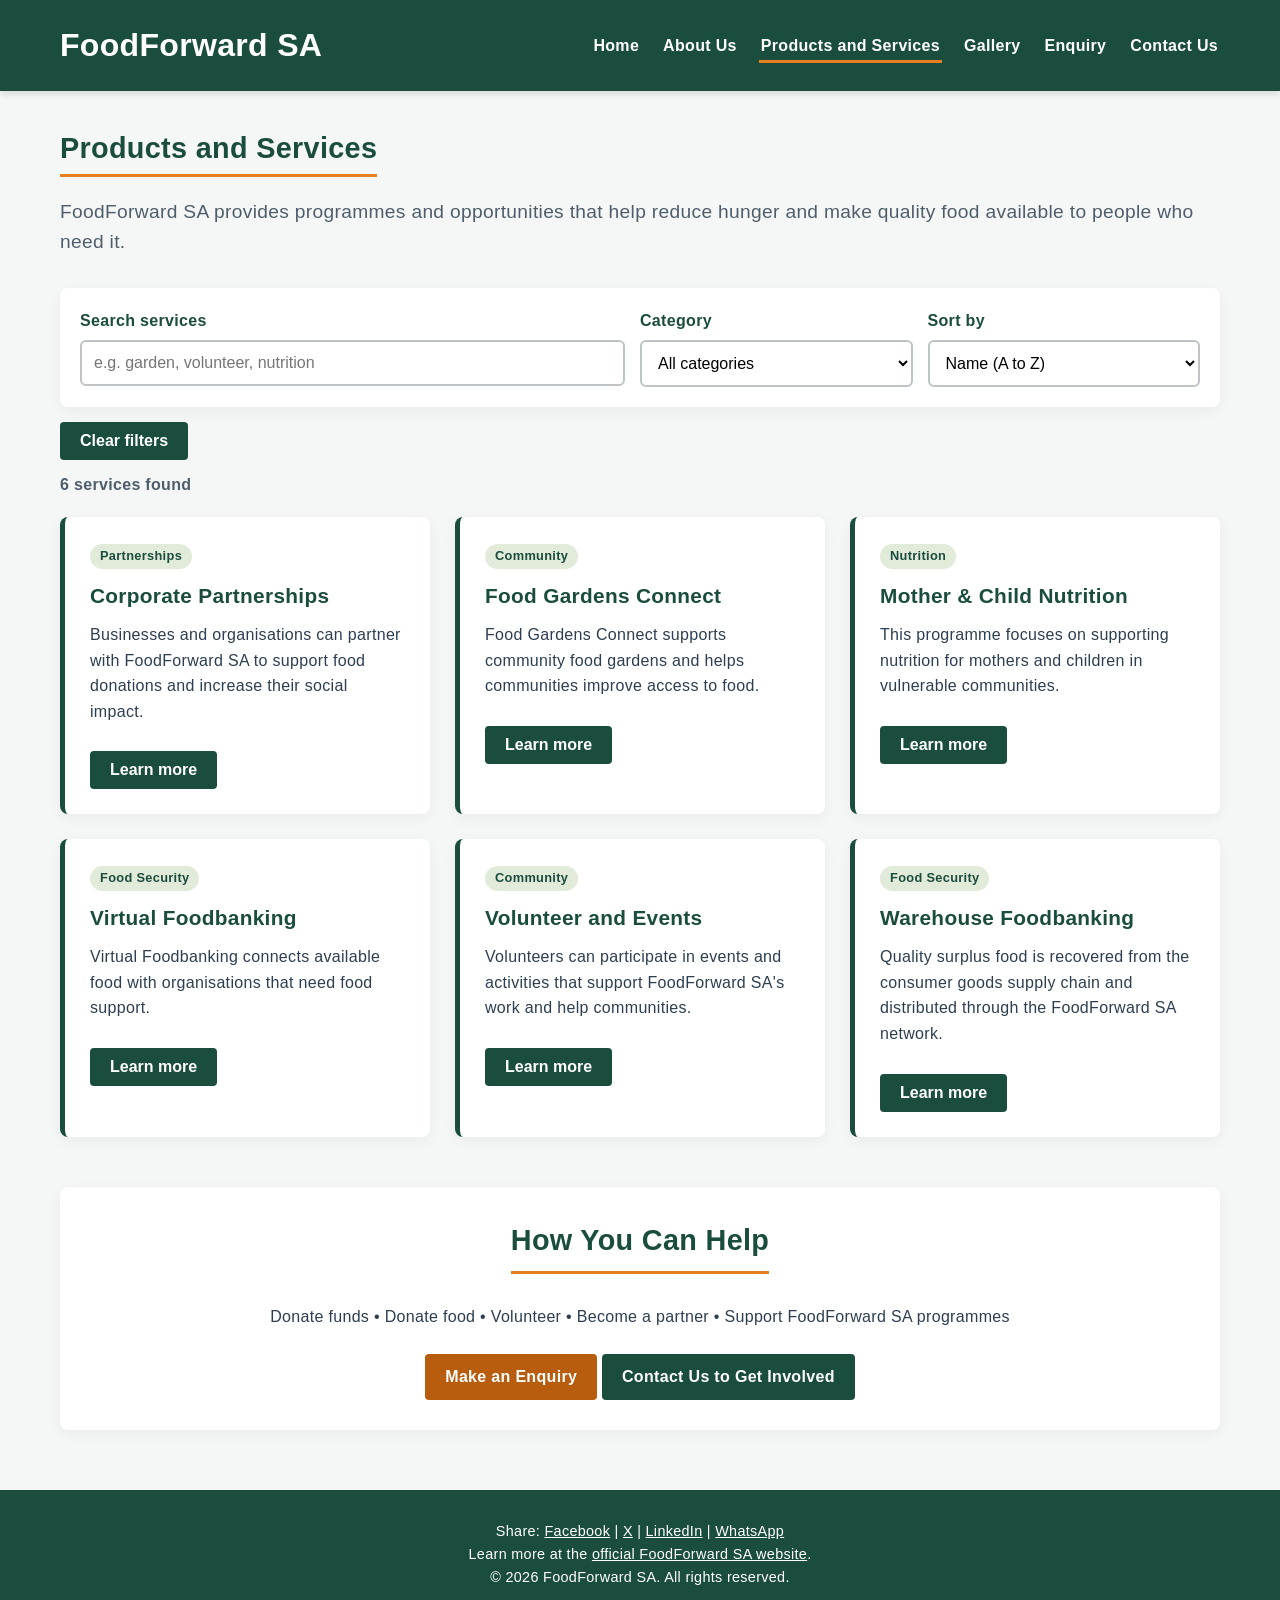
<file: WEBD PART 3/ST10542130/services.html>
<!DOCTYPE html>
<html lang="en-ZA">
<head>
    <meta charset="UTF-8">
    <meta name="viewport" content="width=device-width, initial-scale=1.0">
    <meta http-equiv="Content-Security-Policy" content="default-src 'self'; script-src 'self' https://unpkg.com; style-src 'self' 'unsafe-inline' https://unpkg.com; img-src 'self' data: https://tile.openstreetmap.org https://unpkg.com; connect-src 'self' https://formspree.io; form-action 'self' https://formspree.io; base-uri 'self'; object-src 'none'">
    <meta name="referrer" content="strict-origin-when-cross-origin">
    <title>Products and Services | Foodbanking, Nutrition and Food Gardens</title>
    <meta name="description" content="Explore FoodForward SA programmes: warehouse and virtual foodbanking, mother and child nutrition, food gardens, volunteering and corporate partnerships.">
    <meta name="keywords" content="warehouse foodbanking, virtual foodbanking, mother and child nutrition, food gardens, corporate partnerships, volunteer">
    <meta name="author" content="FoodForward SA">
    <meta name="theme-color" content="#1b4d3e">
    <link rel="canonical" href="https://yourusername.github.io/foodforward-sa/services.html">
    <link rel="icon" href="favicon.svg" type="image/svg+xml">
    <meta property="og:type" content="website">
    <meta property="og:site_name" content="FoodForward SA">
    <meta property="og:title" content="Products and Services | Foodbanking, Nutrition and Food Gardens">
    <meta property="og:description" content="Explore FoodForward SA programmes: warehouse and virtual foodbanking, mother and child nutrition, food gardens, volunteering and corporate partnerships.">
    <meta property="og:url" content="https://yourusername.github.io/foodforward-sa/services.html">
    <meta property="og:image" content="https://yourusername.github.io/foodforward-sa/gallery/food-distribution.webp">
    <meta name="twitter:card" content="summary_large_image">
    <meta name="twitter:title" content="Products and Services | Foodbanking, Nutrition and Food Gardens">
    <meta name="twitter:description" content="Explore FoodForward SA programmes: warehouse and virtual foodbanking, mother and child nutrition, food gardens, volunteering and corporate partnerships.">
    <link rel="stylesheet" href="style.css">
    
    <script type="application/ld+json">{"@context": "https://schema.org", "@type": "NonprofitOrganization", "name": "FoodForward SA", "url": "https://yourusername.github.io/foodforward-sa/", "description": "Foodbank organisation recovering surplus food and helping reduce hunger in South Africa.", "areaServed": {"@type": "Country", "name": "South Africa"}, "logo": "https://yourusername.github.io/foodforward-sa/favicon.svg"}</script>
</head>
<body>
    <a class="skip-link" href="#main">Skip to main content</a>
    <header>
        <div class="header-container">
            <p class="site-title"><a href="index.html">FoodForward SA</a></p>
            <button class="nav-toggle" type="button" aria-expanded="false" aria-controls="nav-list">Menu</button>
            <nav aria-label="Main navigation">
                <ul id="nav-list"><li><a href="index.html">Home</a></li><li><a href="about.html">About Us</a></li><li><a href="services.html">Products and Services</a></li><li><a href="gallery.html">Gallery</a></li><li><a href="enquiry.html">Enquiry</a></li><li><a href="contact.html">Contact Us</a></li></ul>
            </nav>
        </div>
    </header>

    <main id="main">

        <h1 class="page-title">Products and Services</h1>
        <p class="lead">FoodForward SA provides programmes and opportunities that help reduce hunger and make quality food available to people who need it.</p>

        <form class="toolbar" role="search" aria-label="Search and filter services">
            <div class="form-group">
                <label for="service-search">Search services</label>
                <input type="search" id="service-search" placeholder="e.g. garden, volunteer, nutrition" autocomplete="off" maxlength="60">
            </div>
            <div class="form-group">
                <label for="service-category">Category</label>
                <select id="service-category"><option value="">All categories</option></select>
            </div>
            <div class="form-group">
                <label for="service-sort">Sort by</label>
                <select id="service-sort">
                    <option value="az">Name (A to Z)</option>
                    <option value="za">Name (Z to A)</option>
                    <option value="category">Category</option>
                </select>
            </div>
        </form>
        <button type="button" id="service-reset" class="btn btn-secondary" style="margin-top:5px;">Clear filters</button>
        <p class="result-count" id="result-count" role="status" aria-live="polite"></p>

        <div class="card-grid" id="service-grid"></div>
        <noscript>
            <div class="card-grid">
                <div class="card"><h3>Warehouse Foodbanking</h3><p>Quality surplus food is recovered from the consumer goods supply chain and distributed through the FoodForward SA network.</p></div>
                <div class="card"><h3>Virtual Foodbanking</h3><p>Virtual Foodbanking connects available food with organisations that need food support.</p></div>
                <div class="card"><h3>Mother &amp; Child Nutrition</h3><p>This programme focuses on supporting nutrition for mothers and children in vulnerable communities.</p></div>
                <div class="card"><h3>Food Gardens Connect</h3><p>Food Gardens Connect supports community food gardens and helps communities improve access to food.</p></div>
                <div class="card"><h3>Volunteer and Events</h3><p>Volunteers can participate in events and activities that support FoodForward SA's work and help communities.</p></div>
                <div class="card"><h3>Corporate Partnerships</h3><p>Businesses and organisations can partner with FoodForward SA to support food donations and increase their social impact.</p></div>
            </div>
        </noscript>

        <section class="section panel center reveal">
            <h2 style="display:inline-block;">How You Can Help</h2>
            <p style="margin:10px 0;">Donate funds &bull; Donate food &bull; Volunteer &bull; Become a partner &bull; Support FoodForward SA programmes</p>
            <a href="enquiry.html" class="btn">Make an Enquiry</a>
            <a href="contact.html" class="btn btn-secondary">Contact Us to Get Involved</a>
        </section>
    </main>

    <footer>
        <p>Share: 
            <a href="https://www.facebook.com/sharer/sharer.php?u=https%3A%2F%2Fyourusername.github.io%2Ffoodforward-sa%2Fservices.html" target="_blank" rel="noopener noreferrer">Facebook</a> |
            <a href="https://twitter.com/intent/tweet?url=https%3A%2F%2Fyourusername.github.io%2Ffoodforward-sa%2Fservices.html&amp;text=Help%20fight%20hunger%20with%20FoodForward%20SA" target="_blank" rel="noopener noreferrer">X</a> |
            <a href="https://www.linkedin.com/sharing/share-offsite/?url=https%3A%2F%2Fyourusername.github.io%2Ffoodforward-sa%2Fservices.html" target="_blank" rel="noopener noreferrer">LinkedIn</a> |
            <a href="https://wa.me/?text=https%3A%2F%2Fyourusername.github.io%2Ffoodforward-sa%2Fservices.html" target="_blank" rel="noopener noreferrer">WhatsApp</a>
        </p>
        <p>Learn more at the <a href="https://foodforwardsa.org" target="_blank" rel="noopener noreferrer">official FoodForward SA website</a>.</p>
        <p>&copy; 2026 FoodForward SA. All rights reserved.</p>
    </footer>

    <script src="js/main.js" defer></script>
    <script src="js/data.js" defer></script>
    <script src="js/services.js" defer></script>
</body>
</html>
</file>
<file: WEBD PART 3/ST10542130/style.css>
/* ==========================================================================
   FoodForward SA - master stylesheet (Part 2 base + Part 3 enhancements)
   ========================================================================== */

/* ---------- 1. Reset & base ---------- */
* {
    margin: 0;
    padding: 0;
    box-sizing: border-box;
}

:root {
    --green: #1b4d3e;
    --green-dark: #123329;
    --orange: #e67e22;
    --orange-dark: #b85c0e;      /* AA contrast on white for text */
    --mint: #f4f7f6;
    --text: #2c3e50;
    --muted: #4f5d6b;
    --border: #bdc3c7;
    --error: #b3261e;
    --success: #1e7a46;
    --radius: 8px;
    --shadow: 0 4px 15px rgba(0, 0, 0, 0.05);
}

html {
    scroll-behavior: smooth;
}

body {
    font-family: 'Segoe UI', Tahoma, Geneva, Verdana, sans-serif;
    font-size: 16px;
    line-height: 1.6;
    letter-spacing: 0.02em;
    background-color: var(--mint);
    color: var(--text);
}

img {
    max-width: 100%;
    height: auto;
    display: block;
}

a {
    color: var(--green);
}

:focus-visible {
    outline: 3px solid var(--orange);
    outline-offset: 2px;
}

.skip-link {
    position: absolute;
    left: -999px;
    top: 0;
    background: var(--orange-dark);
    color: #fff;
    padding: 10px 16px;
    z-index: 3000;
}

.skip-link:focus {
    left: 0;
}

.visually-hidden {
    position: absolute;
    width: 1px;
    height: 1px;
    overflow: hidden;
    clip: rect(0 0 0 0);
    white-space: nowrap;
}

/* ---------- 2. Header & navigation ---------- */
header {
    background-color: var(--green);
    color: #fff;
    padding: 20px 0;
    box-shadow: 0 4px 6px rgba(0, 0, 0, 0.1);
    position: sticky;
    top: 0;
    z-index: 1000;
}

.header-container {
    max-width: 1200px;
    margin: 0 auto;
    display: flex;
    justify-content: space-between;
    align-items: center;
    padding: 0 20px;
}

header h1,
.site-title {
    font-size: 2rem;
    font-weight: 700;
    color: #fff;
}

.site-title a {
    color: #fff;
    text-decoration: none;
}

nav ul {
    list-style: none;
    display: flex;
    gap: 20px;
}

nav ul li a {
    color: #fff;
    text-decoration: none;
    font-weight: 600;
    font-size: 1rem;
    padding: 6px 2px;
    border-bottom: 3px solid transparent;
    transition: color 0.3s ease, border-color 0.3s ease;
}

nav ul li a:hover,
nav ul li a:active {
    color: var(--orange);
}

nav ul li a[aria-current="page"] {
    border-bottom-color: var(--orange);
}

.nav-toggle {
    display: none;
    background: transparent;
    border: 2px solid #fff;
    color: #fff;
    font-size: 1rem;
    font-weight: 600;
    padding: 6px 14px;
    border-radius: 4px;
    cursor: pointer;
}

/* ---------- 3. Layout & typography ---------- */
main {
    max-width: 1200px;
    margin: 40px auto;
    padding: 0 20px;
    min-height: 60vh;
}

h1 {
    line-height: 1.2;
}

h2 {
    font-size: 1.8rem;
    color: var(--green);
    margin-bottom: 20px;
    border-bottom: 3px solid var(--orange);
    padding-bottom: 8px;
    display: inline-block;
}

h3 {
    font-size: 1.3rem;
    color: var(--green);
    margin-bottom: 10px;
}

.lead {
    font-size: 1.2rem;
    margin-bottom: 30px;
    color: var(--muted);
}

.section {
    margin-top: 50px;
}

.panel {
    background: #fff;
    padding: 30px;
    border-radius: var(--radius);
    box-shadow: var(--shadow);
}

.panel.center {
    text-align: center;
}

.bullet-list {
    margin-left: 20px;
    display: flex;
    flex-direction: column;
    gap: 6px;
}

/* ---------- 4. Hero ---------- */
.hero {
    background: linear-gradient(135deg, var(--green) 0%, #2a6b57 100%);
    color: #fff;
    border-radius: 12px;
    padding: 60px 40px;
    margin-bottom: 40px;
    animation: fadeUp 0.9s ease both;
}

.hero h2 {
    color: #fff;
    border-bottom-color: var(--orange);
    font-size: 2.2rem;
}

.hero p {
    font-size: 1.2rem;
    max-width: 700px;
    margin-bottom: 10px;
}

.hero .btn + .btn {
    margin-left: 10px;
}

.btn-outline {
    background: transparent;
    border: 2px solid #fff;
}

.btn-outline:hover {
    background: rgba(255, 255, 255, 0.15);
}

/* ---------- 5. Cards ---------- */
.card-grid {
    display: grid;
    grid-template-columns: repeat(3, 1fr);
    gap: 25px;
    margin-top: 20px;
}

.card {
    background-color: #fff;
    border-radius: var(--radius);
    padding: 25px;
    box-shadow: var(--shadow);
    border-left: 5px solid var(--green);
    transition: transform 0.3s ease, box-shadow 0.3s ease;
}

.card:hover {
    transform: translateY(-5px);
    box-shadow: 0 8px 25px rgba(0, 0, 0, 0.1);
}

.highlight-card {
    border-left-color: var(--orange);
}

.card .tag {
    display: inline-block;
    font-size: 0.8rem;
    font-weight: 600;
    background: #e2ebd9;
    color: var(--green);
    padding: 2px 10px;
    border-radius: 20px;
    margin-bottom: 10px;
}

.card .card-actions {
    margin-top: 12px;
}

/* ---------- 6. Buttons ---------- */
.btn {
    display: inline-block;
    background-color: var(--orange-dark);
    color: #fff;
    padding: 10px 20px;
    border: none;
    border-radius: 4px;
    font-weight: 600;
    font-size: 1rem;
    font-family: inherit;
    text-decoration: none;
    cursor: pointer;
    transition: background-color 0.3s ease, transform 0.2s ease;
    margin-top: 15px;
}

.btn:hover {
    background-color: #96480a;
    transform: translateY(-2px);
}

.btn-secondary {
    background-color: var(--green);
}

.btn-secondary:hover {
    background-color: var(--green-dark);
}

.btn[disabled] {
    opacity: 0.6;
    cursor: not-allowed;
}

/* ---------- 7. Forms ---------- */
.form-group {
    margin-bottom: 20px;
}

label,
legend {
    display: block;
    font-weight: 600;
    margin-bottom: 6px;
    color: var(--green);
}

fieldset {
    border: none;
}

input[type="text"],
input[type="email"],
input[type="tel"],
input[type="date"],
input[type="number"],
input[type="search"],
textarea,
select {
    width: 100%;
    padding: 12px;
    border: 2px solid var(--border);
    border-radius: 6px;
    font-size: 1rem;
    font-family: inherit;
    background: #fff;
    transition: border-color 0.3s ease, box-shadow 0.3s ease;
}

input:focus,
textarea:focus,
select:focus {
    outline: none;
    border-color: var(--orange);
    box-shadow: 0 0 8px rgba(230, 126, 34, 0.3);
}

.checkbox-group {
    margin: 15px 0;
}

.checkbox-item {
    display: flex;
    align-items: center;
    gap: 10px;
    margin-bottom: 8px;
}

.checkbox-item input {
    width: auto;
}

.checkbox-item label {
    display: inline;
    font-weight: normal;
    margin: 0;
    color: var(--text);
}

.field-error {
    color: var(--error);
    font-size: 0.9rem;
    margin-top: 4px;
    min-height: 1.2em;
}

input.invalid,
textarea.invalid,
select.invalid {
    border-color: var(--error);
}

input.valid,
textarea.valid,
select.valid {
    border-color: var(--success);
}

.char-count {
    font-size: 0.85rem;
    color: var(--muted);
    text-align: right;
}

.form-status {
    margin-top: 20px;
    padding: 16px;
    border-radius: 6px;
    display: none;
}

.form-status.show {
    display: block;
    animation: fadeUp 0.5s ease both;
}

.form-status.success {
    background: #e6f4ea;
    border-left: 5px solid var(--success);
}

.form-status.error {
    background: #fdecea;
    border-left: 5px solid var(--error);
}

.email-preview {
    background: #f9fafb;
    border: 1px dashed var(--border);
    padding: 12px;
    margin: 10px 0;
    white-space: pre-wrap;
    font-family: Consolas, monospace;
    font-size: 0.9rem;
}

.honeypot {
    position: absolute;
    left: -9999px;
}

.form-layout {
    display: grid;
    grid-template-columns: 2fr 1fr;
    gap: 40px;
    align-items: start;
}

/* ---------- 8. Accordion ---------- */
.accordion {
    margin-top: 20px;
}

.accordion-item {
    background: #fff;
    border-radius: var(--radius);
    box-shadow: var(--shadow);
    margin-bottom: 10px;
    overflow: hidden;
}

.accordion-trigger {
    width: 100%;
    text-align: left;
    background: #fff;
    border: none;
    padding: 18px 22px;
    font-size: 1.05rem;
    font-weight: 600;
    font-family: inherit;
    color: var(--green);
    cursor: pointer;
    display: flex;
    justify-content: space-between;
    align-items: center;
    gap: 10px;
}

.accordion-trigger::after {
    content: "+";
    font-size: 1.5rem;
    color: var(--orange-dark);
    transition: transform 0.3s ease;
}

.accordion-trigger[aria-expanded="true"]::after {
    transform: rotate(45deg);
}

.accordion-panel {
    max-height: 0;
    overflow: hidden;
    transition: max-height 0.4s ease;
}

.accordion-panel .inner {
    padding: 0 22px 20px;
}

/* ---------- 9. Tabs ---------- */
.tab-list {
    display: flex;
    flex-wrap: wrap;
    gap: 6px;
    border-bottom: 3px solid var(--green);
}

.tab-btn {
    background: #e2ebd9;
    border: none;
    padding: 12px 22px;
    font-size: 1rem;
    font-weight: 600;
    font-family: inherit;
    color: var(--green);
    border-radius: 8px 8px 0 0;
    cursor: pointer;
    transition: background 0.3s ease;
}

.tab-btn:hover {
    background: #cfe0c2;
}

.tab-btn[aria-selected="true"] {
    background: var(--green);
    color: #fff;
}

.tab-panel {
    background: #fff;
    padding: 28px;
    border-radius: 0 0 var(--radius) var(--radius);
    box-shadow: var(--shadow);
}

.tab-panel[hidden] {
    display: none;
}

.tab-panel.active {
    animation: fadeUp 0.45s ease both;
}

/* ---------- 10. Modal / lightbox ---------- */
.modal-overlay {
    position: fixed;
    inset: 0;
    background: rgba(0, 0, 0, 0.65);
    display: none;
    align-items: center;
    justify-content: center;
    z-index: 2000;
    padding: 20px;
}

.modal-overlay.open {
    display: flex;
    animation: fadeIn 0.25s ease both;
}

.modal {
    background: #fff;
    border-radius: 10px;
    max-width: 640px;
    width: 100%;
    max-height: 90vh;
    overflow-y: auto;
    padding: 30px;
    position: relative;
    animation: pop 0.3s ease both;
}

.modal-close {
    position: absolute;
    top: 10px;
    right: 14px;
    background: none;
    border: none;
    font-size: 2rem;
    line-height: 1;
    cursor: pointer;
    color: var(--green);
}

.modal img {
    margin: 10px auto;
    max-height: 60vh;
    width: auto;
}

/* ---------- 11. Toolbar (search / filter / sort) ---------- */
.toolbar {
    display: grid;
    grid-template-columns: 2fr 1fr 1fr;
    gap: 15px;
    background: #fff;
    padding: 20px;
    border-radius: var(--radius);
    box-shadow: var(--shadow);
    margin-bottom: 10px;
}

.toolbar .form-group {
    margin-bottom: 0;
}

.result-count {
    margin: 12px 0;
    color: var(--muted);
    font-weight: 600;
}

.empty-state {
    background: #fff;
    padding: 30px;
    border-radius: var(--radius);
    text-align: center;
    grid-column: 1 / -1;
}

.skeleton {
    height: 150px;
    border-radius: var(--radius);
    background: linear-gradient(90deg, #e9eeec 25%, #f6f9f8 50%, #e9eeec 75%);
    background-size: 200% 100%;
    animation: shimmer 1.2s infinite;
}

/* ---------- 12. Gallery ---------- */
.filter-bar {
    display: flex;
    flex-wrap: wrap;
    gap: 10px;
    margin: 10px 0 20px;
}

.filter-btn {
    background: #fff;
    border: 2px solid var(--green);
    color: var(--green);
    padding: 8px 18px;
    border-radius: 25px;
    font-weight: 600;
    font-family: inherit;
    cursor: pointer;
    transition: background 0.3s ease, color 0.3s ease;
}

.filter-btn[aria-pressed="true"],
.filter-btn:hover {
    background: var(--green);
    color: #fff;
}

.gallery-grid {
    display: grid;
    grid-template-columns: repeat(3, 1fr);
    gap: 25px;
}

.gallery-item {
    background: #fff;
    border-radius: var(--radius);
    box-shadow: var(--shadow);
    overflow: hidden;
    transition: transform 0.3s ease, box-shadow 0.3s ease;
}

.gallery-item:hover {
    transform: translateY(-5px);
    box-shadow: 0 8px 25px rgba(0, 0, 0, 0.12);
}

.gallery-item button {
    display: block;
    width: 100%;
    border: none;
    background: #e2ebd9;
    cursor: zoom-in;
    padding: 0;
}

.gallery-item img {
    width: 100%;
    height: 220px;
    object-fit: cover;
    transition: transform 0.4s ease;
}

.gallery-item:hover img {
    transform: scale(1.05);
}

.gallery-item figcaption {
    padding: 15px 18px;
}

.gallery-item figcaption h3 {
    margin-bottom: 4px;
    font-size: 1.1rem;
}

.gallery-item[hidden] {
    display: none;
}

/* ---------- 13. Map ---------- */
#map {
    height: 380px;
    border-radius: var(--radius);
    box-shadow: var(--shadow);
    z-index: 1;
}

.map-note {
    font-size: 0.9rem;
    color: var(--muted);
    margin-top: 8px;
}

/* ---------- 14. Utility: updates list, quote, toast, back-to-top ---------- */
.update-item {
    background: #fff;
    padding: 20px 25px;
    border-radius: var(--radius);
    box-shadow: var(--shadow);
    border-left: 5px solid var(--orange);
    margin-bottom: 15px;
    animation: fadeUp 0.5s ease both;
}

.update-item time {
    font-size: 0.85rem;
    color: var(--muted);
}

.quote-box {
    background: #e2ebd9;
    border-left: 5px solid var(--green);
    padding: 20px;
    border-radius: 6px;
}

.quote-box dl {
    display: grid;
    grid-template-columns: auto 1fr;
    gap: 6px 20px;
    margin: 10px 0;
}

.quote-box dt {
    font-weight: 600;
}

.back-to-top {
    position: fixed;
    right: 20px;
    bottom: 20px;
    background: var(--orange-dark);
    color: #fff;
    border: none;
    width: 46px;
    height: 46px;
    border-radius: 50%;
    font-size: 1.3rem;
    cursor: pointer;
    opacity: 0;
    pointer-events: none;
    transition: opacity 0.3s ease;
    z-index: 900;
}

.back-to-top.show {
    opacity: 1;
    pointer-events: auto;
}

.legal-note {
    font-size: 0.85rem;
    color: var(--muted);
    margin-top: 15px;
}

/* ---------- 15. Footer ---------- */
footer {
    text-align: center;
    padding: 30px;
    background-color: var(--green);
    color: #fff;
    margin-top: 60px;
    font-size: 0.9rem;
}

footer a {
    color: #fff;
}

/* ---------- 16. Animations ---------- */
@keyframes fadeUp {
    from { opacity: 0; transform: translateY(20px); }
    to   { opacity: 1; transform: translateY(0); }
}

@keyframes fadeIn {
    from { opacity: 0; }
    to   { opacity: 1; }
}

@keyframes pop {
    from { opacity: 0; transform: scale(0.92); }
    to   { opacity: 1; transform: scale(1); }
}

@keyframes shimmer {
    to { background-position: -200% 0; }
}

/* Scroll-reveal: only hidden when JS is running (class added by main.js) */
.js .reveal {
    opacity: 0;
    transform: translateY(24px);
    transition: opacity 0.7s ease, transform 0.7s ease;
}

.js .reveal.visible {
    opacity: 1;
    transform: none;
}

@media (prefers-reduced-motion: reduce) {
    * {
        animation: none !important;
        transition: none !important;
        scroll-behavior: auto !important;
    }
    .js .reveal {
        opacity: 1;
        transform: none;
    }
}

/* ---------- 17. Responsive ---------- */
@media screen and (max-width: 900px) {
    .card-grid,
    .gallery-grid {
        grid-template-columns: repeat(2, 1fr);
    }
    .form-layout,
    .toolbar {
        grid-template-columns: 1fr;
    }
}

@media screen and (max-width: 700px) {
    .nav-toggle {
        display: block;
    }
    nav {
        width: 100%;
    }
    .header-container {
        flex-wrap: wrap;
        gap: 12px;
    }
    nav ul {
        display: none;
        flex-direction: column;
        gap: 4px;
        padding-top: 10px;
    }
    nav ul.open {
        display: flex;
    }
    nav ul li a {
        display: block;
        padding: 10px 4px;
    }
}

@media screen and (max-width: 600px) {
    .card-grid,
    .gallery-grid {
        grid-template-columns: 1fr;
    }
    .hero {
        padding: 36px 22px;
    }
    .hero .btn + .btn {
        margin-left: 0;
    }
    .header-container {
        text-align: center;
        justify-content: center;
    }
    header h1,
    .site-title {
        font-size: 1.6rem;
    }
}

/* ---------- 18. Page titles (h1) ---------- */
.page-title {
    font-size: 1.8rem;
    color: var(--green);
    border-bottom: 3px solid var(--orange);
    display: inline-block;
    padding-bottom: 8px;
    margin-bottom: 20px;
}

.hero-title {
    font-size: 2.2rem;
    color: #fff;
    margin-bottom: 16px;
}
</file>
